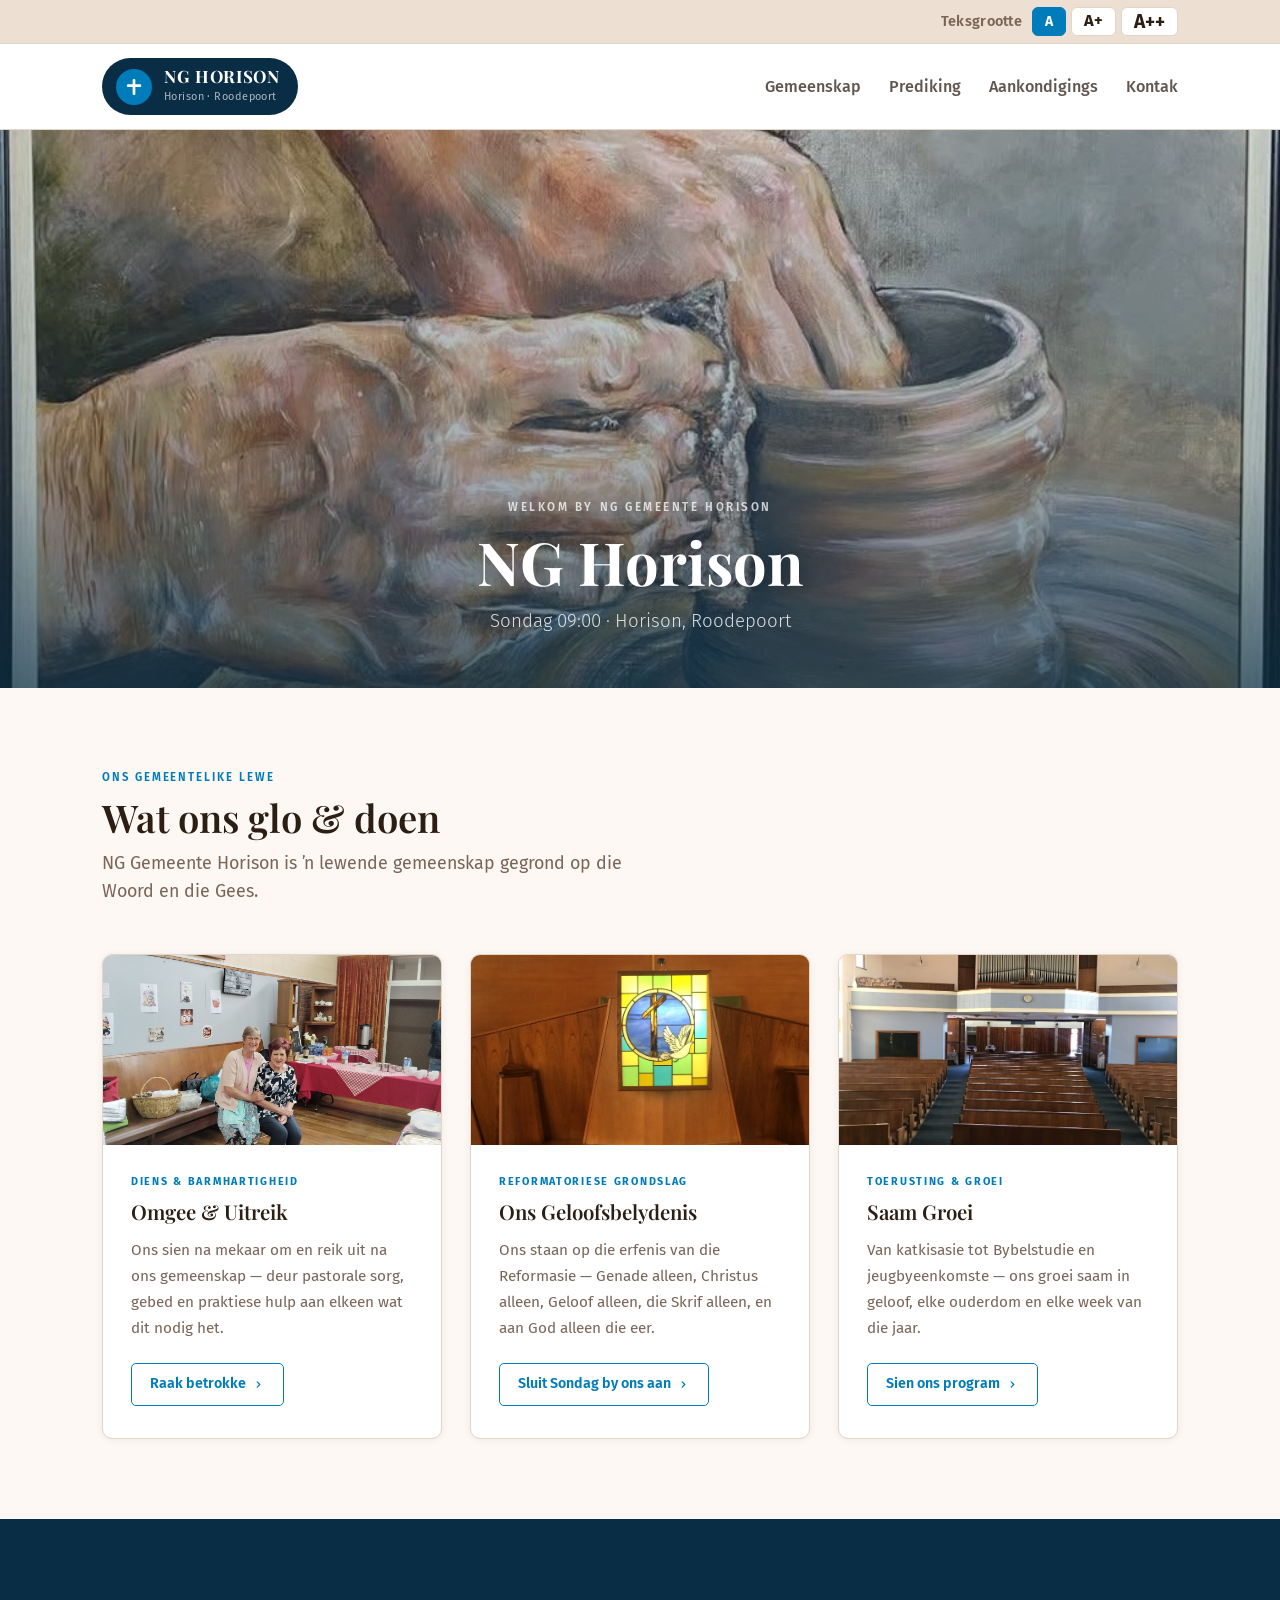
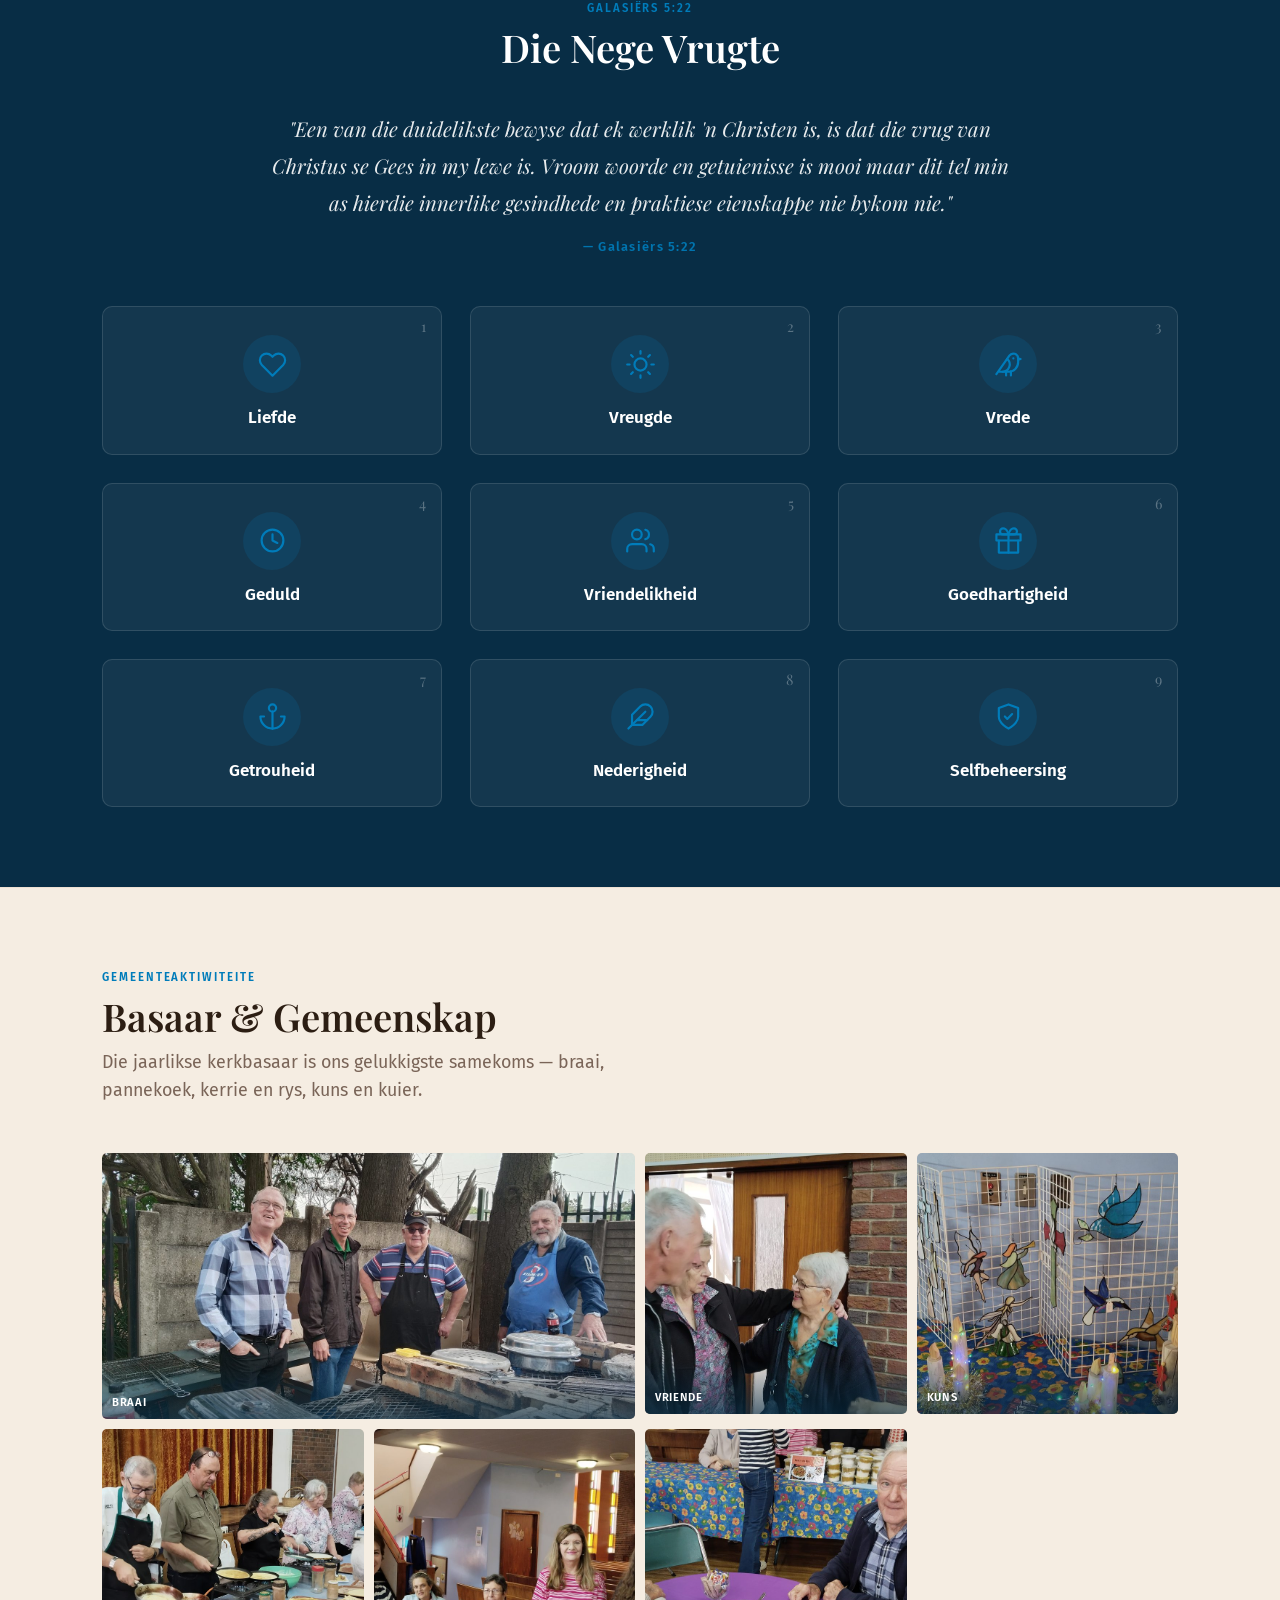
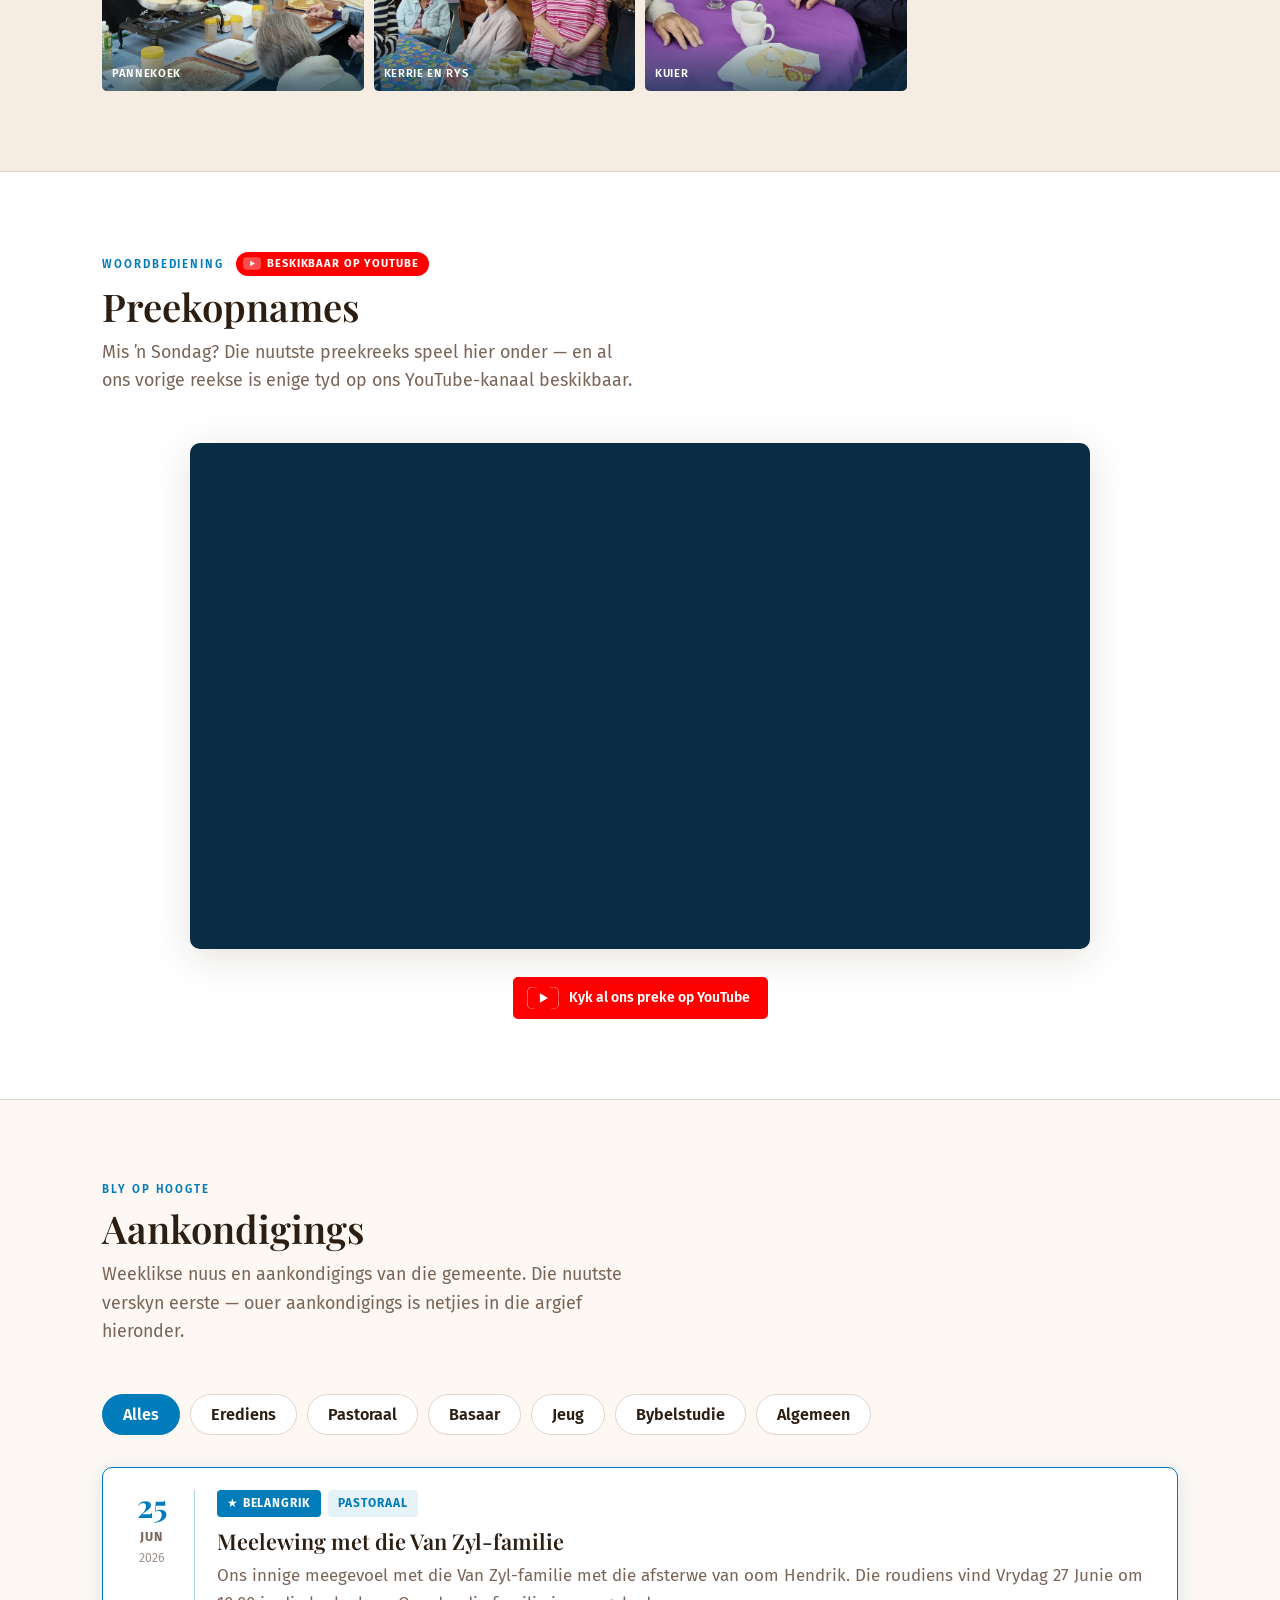
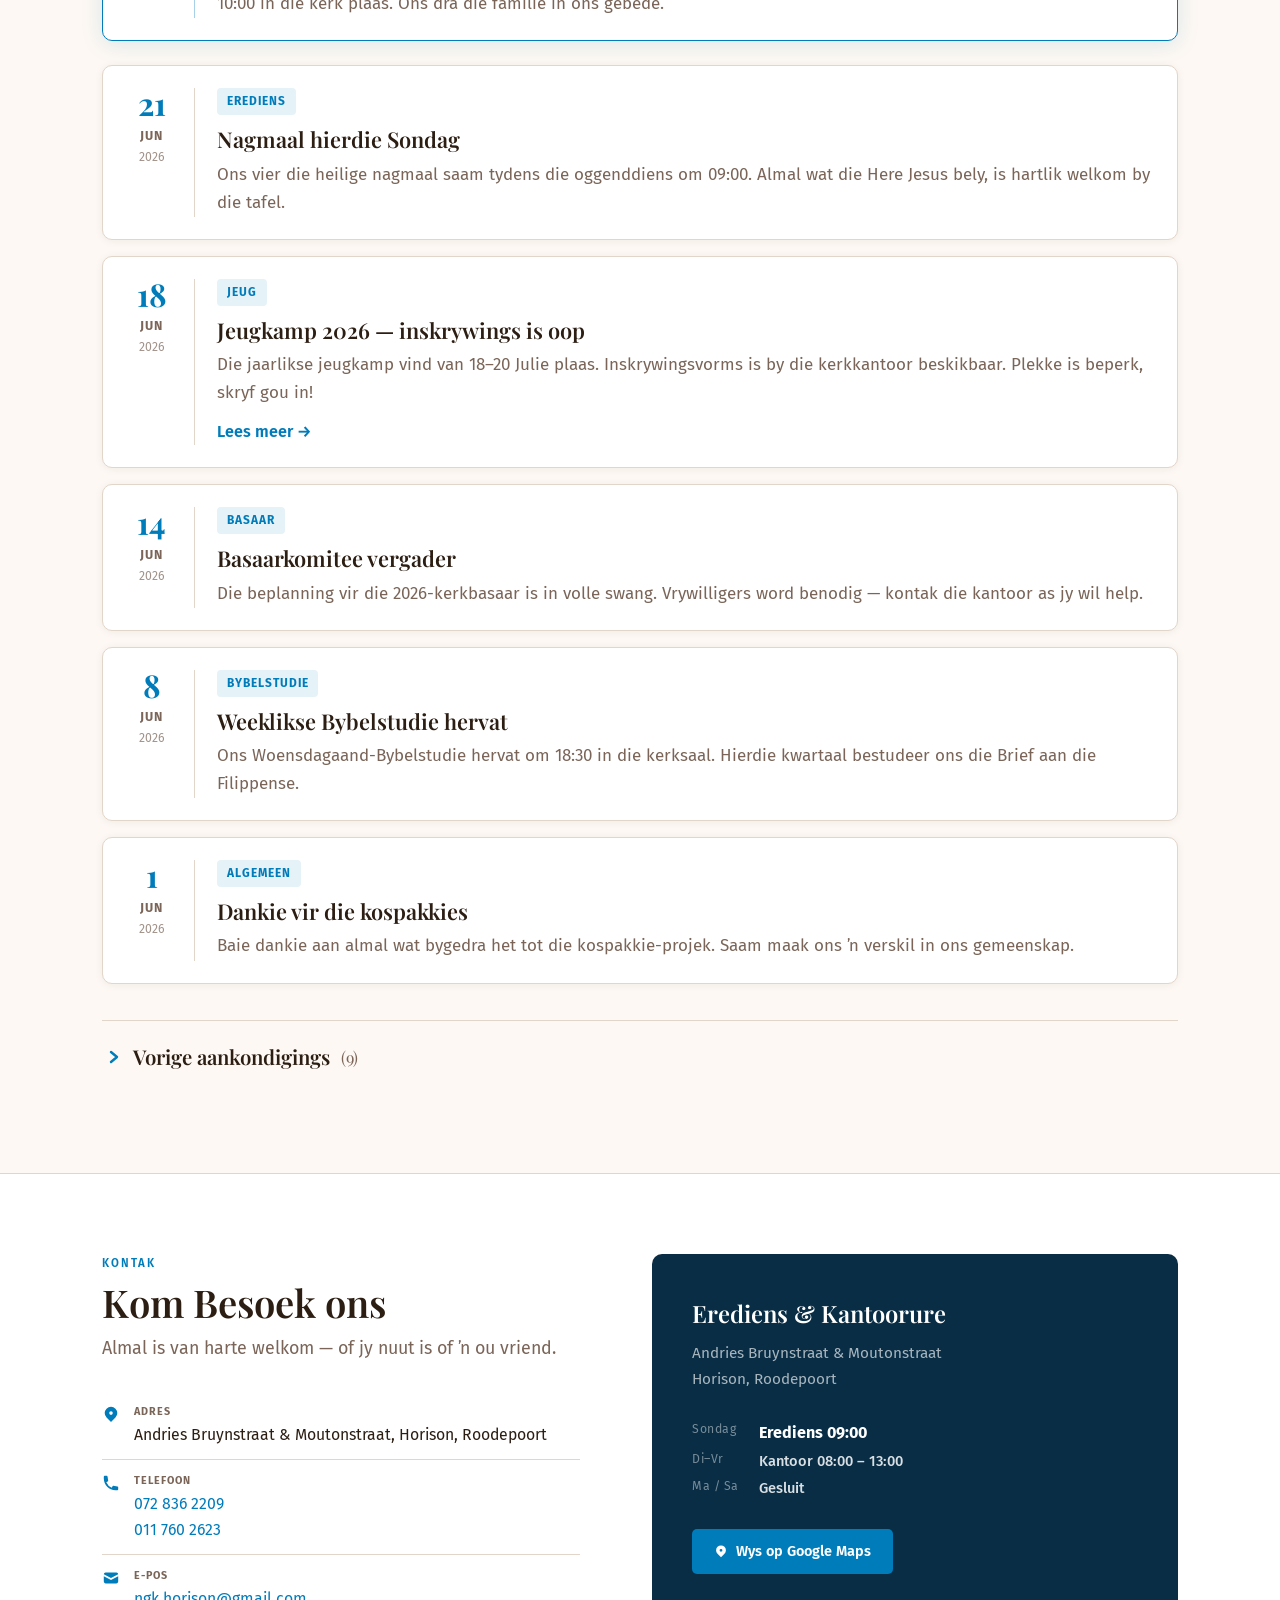
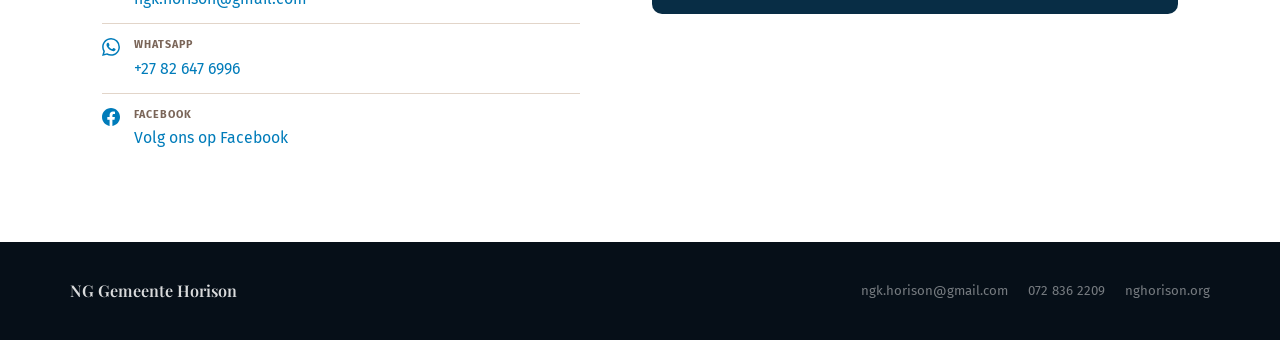
<file: index.html>
<!doctype html>
<html lang="af">
<head>
  <meta charset="UTF-8">
  <meta name="viewport" content="width=device-width, initial-scale=1.0">
  <title>NG Gemeente Horison</title>
  <link rel="icon" href="assets/images/favicon.ico" sizes="any">
  <link rel="preconnect" href="https://fonts.googleapis.com">
  <link rel="preconnect" href="https://fonts.gstatic.com" crossorigin>
  <link href="https://fonts.googleapis.com/css2?family=Playfair+Display:ital,wght@0,400;0,600;0,700;1,400&family=Fira+Sans:ital,wght@0,300;0,400;0,500;0,600;1,400&display=swap" rel="stylesheet">
  <style>
    *, *::before, *::after { box-sizing: border-box; margin: 0; padding: 0; }

    :root {
      --bg:          #FDF8F3;
      --surface:     #FFFFFF;
      --fg:          #2C1E13;
      --muted:       #7A6558;
      --border:      #E2D5C9;
      --accent:      #007CBA;
      --accent-dark: #006BA1;
      --navy:        #082D45;
      --navy-mid:    #0A3A58;
      --warm:        #F5EDE2;
      --warm-deep:   #EDE0D3;
      --shadow-sm:   0 1px 8px rgba(44,30,19,0.06);
      --shadow:      0 2px 20px rgba(44,30,19,0.09);
      --shadow-lg:   0 8px 40px rgba(44,30,19,0.13);
      --r:           5px;
      --r-lg:        10px;
      --font-d:      'Playfair Display', Georgia, serif;
      --font-b:      'Fira Sans', -apple-system, system-ui, sans-serif;
    }

    body {
      background: var(--bg);
      color: var(--fg);
      font-family: var(--font-b);
      font-size: 1rem;
      line-height: 1.6;
    }

    a { color: inherit; text-decoration: none; }

    /* ═══════════════════════════════
       ACCESSIBILITY / READABILITY
    ═══════════════════════════════ */
    html {
      font-size: 106.25%;          /* ≈17px base — easier to read */
      scroll-behavior: smooth;
      scroll-padding-top: 92px;    /* keep anchored sections clear of sticky header */
    }
    html[data-text="lg"] { font-size: 118.75%; }   /* ≈19px */
    html[data-text="xl"] { font-size: 131.25%; }   /* ≈21px */

    a:focus-visible,
    button:focus-visible,
    summary:focus-visible,
    [tabindex]:focus-visible {
      outline: 3px solid var(--accent);
      outline-offset: 2px;
      border-radius: 3px;
    }

    .skip-link {
      position: absolute;
      left: 12px;
      top: -64px;
      background: var(--accent);
      color: #fff;
      padding: 11px 20px;
      border-radius: 0 0 8px 8px;
      font-weight: 600;
      z-index: 300;
      transition: top 0.15s ease;
    }
    .skip-link:focus { top: 0; }

    @media (prefers-reduced-motion: reduce) {
      html { scroll-behavior: auto; }
      *, *::before, *::after {
        animation-duration: 0.001ms !important;
        transition-duration: 0.001ms !important;
      }
    }

    .container {
      max-width: 1140px;
      margin: 0 auto;
      padding: 0 32px;
    }

    /* ═══════════════════════════════
       HEADER
    ═══════════════════════════════ */
    .site-header {
      background: var(--surface);
      border-bottom: 1px solid var(--border);
      position: sticky;
      top: 0;
      z-index: 100;
    }
    .header-inner {
      display: flex;
      align-items: center;
      gap: 32px;
      padding: 14px 32px;
      max-width: 1140px;
      margin: 0 auto;
    }

    .logo-badge {
      display: flex;
      align-items: center;
      gap: 12px;
      background: var(--navy);
      color: white;
      padding: 10px 18px 10px 14px;
      border-radius: 50px;
      flex-shrink: 0;
      text-decoration: none;
    }
    .logo-icon {
      width: 36px;
      height: 36px;
      background: var(--accent);
      border-radius: 50%;
      display: flex;
      align-items: center;
      justify-content: center;
      flex-shrink: 0;
    }
    .logo-text-main {
      font-family: var(--font-d);
      font-size: 1rem;
      font-weight: 700;
      line-height: 1;
      letter-spacing: 0.04em;
    }
    .logo-text-sub {
      font-size: 0.64rem;
      opacity: 0.65;
      letter-spacing: 0.04em;
      margin-top: 3px;
    }

    .header-nav {
      display: flex;
      align-items: center;
      justify-content: flex-end;
      gap: 28px;
      flex: 1;
    }
    .header-nav a {
      font-size: 0.95rem;
      font-weight: 500;
      color: var(--fg);
      opacity: 0.75;
      transition: opacity 0.12s;
      white-space: nowrap;
    }
    .header-nav a:hover { opacity: 1; }

    /* Utility bar — text-size control */
    .util-bar {
      background: var(--warm-deep);
      border-bottom: 1px solid var(--border);
    }
    .util-inner {
      max-width: 1140px;
      margin: 0 auto;
      padding: 7px 32px;
      display: flex;
      align-items: center;
      justify-content: flex-end;
      gap: 10px;
      color: var(--muted);
      font-size: 0.85rem;
    }
    .util-label { font-weight: 600; letter-spacing: 0.02em; }
    .text-size-btns { display: inline-flex; gap: 5px; }
    .ts-btn {
      font-family: var(--font-b);
      background: var(--surface);
      border: 1px solid var(--border);
      color: var(--fg);
      border-radius: 6px;
      cursor: pointer;
      padding: 4px 12px;
      line-height: 1;
      font-weight: 700;
    }
    .ts-btn:hover { border-color: var(--accent); color: var(--accent); }
    .ts-btn[aria-pressed="true"] { background: var(--accent); color: #fff; border-color: var(--accent); }
    .ts-btn.ts-1 { font-size: 0.82rem; }
    .ts-btn.ts-2 { font-size: 0.96rem; }
    .ts-btn.ts-3 { font-size: 1.12rem; }

    /* Mobile nav toggle (hidden on desktop) */
    .nav-toggle {
      display: none;
      margin-left: auto;
      background: var(--navy);
      color: #fff;
      border: none;
      border-radius: 9px;
      width: 48px;
      height: 48px;
      cursor: pointer;
      align-items: center;
      justify-content: center;
      flex-shrink: 0;
    }
    .nav-toggle svg { display: block; }

    /* ═══════════════════════════════
       HERO
    ═══════════════════════════════ */
    .hero {
      position: relative;
      width: 100%;
      height: 62vh;
      min-height: 360px;
      background: #1A3045;
      overflow: hidden;
    }
    .hero img {
      position: absolute;
      inset: 0;
      width: 100%;
      height: 100%;
      object-fit: cover;
      object-position: center 30%;
      display: block;
    }
    .hero-overlay {
      position: absolute;
      inset: 0;
      background: linear-gradient(
        to bottom,
        rgba(8,45,69,0.18) 0%,
        rgba(8,45,69,0.35) 60%,
        rgba(8,45,69,0.72) 100%
      );
    }
    .hero-text {
      position: absolute;
      bottom: 52px;
      left: 0;
      right: 0;
      text-align: center;
      color: white;
    }
    .hero-eyebrow {
      font-size: 0.68rem;
      font-weight: 600;
      letter-spacing: 0.22em;
      text-transform: uppercase;
      opacity: 0.75;
      margin-bottom: 12px;
    }
    .hero-heading {
      font-family: var(--font-d);
      font-size: clamp(2rem, 5vw, 3.5rem);
      font-weight: 700;
      line-height: 1.15;
      text-shadow: 0 2px 20px rgba(0,0,0,0.3);
    }
    .hero-tagline {
      font-size: clamp(0.9rem, 1.6vw, 1.1rem);
      opacity: 0.82;
      margin-top: 10px;
      font-weight: 300;
    }

    /* ═══════════════════════════════
       SERVICE PANEL (dark, lifted)
    ═══════════════════════════════ */
    .service-panel {
      background: var(--navy);
      color: white;
      padding: 56px 0;
    }
    .service-grid {
      display: grid;
      grid-template-columns: 1fr 1px 1fr;
      gap: 0 56px;
      align-items: start;
    }
    .service-divider {
      background: rgba(255,255,255,0.1);
      align-self: stretch;
    }
    .service-col-label {
      font-size: 0.66rem;
      font-weight: 600;
      letter-spacing: 0.18em;
      text-transform: uppercase;
      color: var(--accent);
      margin-bottom: 14px;
    }
    .service-col-title {
      font-family: var(--font-d);
      font-size: clamp(1.5rem, 2.5vw, 2rem);
      font-weight: 600;
      color: white;
      line-height: 1.2;
      margin-bottom: 28px;
    }
    .service-table { width: 100%; border-collapse: collapse; }
    .service-table td {
      padding: 10px 0;
      font-size: 0.92rem;
      border-bottom: 1px solid rgba(255,255,255,0.08);
      color: rgba(255,255,255,0.82);
    }
    .service-table tr:last-child td { border-bottom: none; }
    .service-table td:last-child { text-align: right; }
    .service-table tr.highlight-row td {
      color: white;
      font-weight: 600;
      font-size: 1.05rem;
    }
    .service-table tr.day-label td {
      font-size: 0.63rem;
      font-weight: 600;
      letter-spacing: 0.1em;
      text-transform: uppercase;
      color: rgba(255,255,255,0.4);
      padding-top: 20px;
      border-bottom: none;
    }
    .service-btn {
      display: inline-flex;
      align-items: center;
      gap: 8px;
      margin-top: 24px;
      border: 1.5px solid rgba(255,255,255,0.3);
      color: white;
      font-size: 0.82rem;
      font-weight: 600;
      padding: 10px 20px;
      border-radius: 4px;
      transition: all 0.12s;
      text-decoration: none;
    }
    .service-btn:hover { background: rgba(255,255,255,0.1); border-color: rgba(255,255,255,0.6); }

    /* ═══════════════════════════════
       MINISTRY CARDS (3-col)
    ═══════════════════════════════ */
    .ministry-section {
      padding: 80px 0;
      background: var(--bg);
    }
    .section-header {
      margin-bottom: 48px;
    }
    .section-eyebrow {
      font-size: 0.67rem;
      font-weight: 600;
      letter-spacing: 0.17em;
      text-transform: uppercase;
      color: var(--accent);
      margin-bottom: 8px;
    }
    .section-heading {
      font-family: var(--font-d);
      font-size: clamp(1.5rem, 3vw, 2.25rem);
      font-weight: 600;
      color: var(--fg);
      line-height: 1.2;
    }
    .section-intro {
      color: var(--muted);
      font-size: 1.05rem;
      max-width: 54ch;
      margin-top: 8px;
    }
    .ministry-grid {
      display: grid;
      grid-template-columns: repeat(3, 1fr);
      gap: 28px;
    }
    .ministry-card {
      background: var(--surface);
      border: 1px solid var(--border);
      border-radius: var(--r-lg);
      overflow: hidden;
      box-shadow: var(--shadow-sm);
      display: flex;
      flex-direction: column;
      transition: box-shadow 0.14s, transform 0.14s;
    }
    .ministry-card:hover { box-shadow: var(--shadow-lg); transform: translateY(-3px); }
    .ministry-img {
      position: relative;
      aspect-ratio: 16/9;
      background: var(--warm-deep);
      overflow: hidden;
      display: flex;
      align-items: center;
      justify-content: center;
    }
    .ministry-img img {
      position: absolute;
      inset: 0;
      width: 100%;
      height: 100%;
      object-fit: cover;
      transition: transform 0.4s ease;
    }
    .ministry-card:hover .ministry-img img { transform: scale(1.05); }
    .ministry-img-placeholder {
      display: flex;
      flex-direction: column;
      align-items: center;
      justify-content: center;
      gap: 10px;
      width: 100%;
      height: 100%;
      color: var(--muted);
      font-size: 0.8rem;
      opacity: 0.6;
    }
    .ministry-body {
      padding: 28px 28px 32px;
      flex: 1;
      display: flex;
      flex-direction: column;
    }
    .ministry-label {
      font-size: 0.63rem;
      font-weight: 700;
      letter-spacing: 0.16em;
      text-transform: uppercase;
      color: var(--accent);
      margin-bottom: 9px;
    }
    .ministry-title {
      font-family: var(--font-d);
      font-size: 1.2rem;
      font-weight: 600;
      color: var(--fg);
      line-height: 1.3;
      margin-bottom: 12px;
    }
    .ministry-text {
      color: var(--muted);
      font-size: 0.9rem;
      line-height: 1.7;
      flex: 1;
      margin-bottom: 22px;
    }
    .ministry-link {
      display: inline-flex;
      align-items: center;
      gap: 6px;
      color: var(--accent);
      font-size: 0.84rem;
      font-weight: 600;
      border: 1.5px solid var(--accent);
      padding: 9px 18px;
      border-radius: var(--r);
      align-self: flex-start;
      transition: all 0.12s;
    }
    .ministry-link:hover { background: var(--accent); color: white; }

    /* ═══════════════════════════════
       BASAAR GALLERY
    ═══════════════════════════════ */
    .gallery-section {
      background: var(--warm);
      padding: 80px 0;
      border-top: 1px solid var(--warm-deep);
    }
    .gallery-grid {
      display: grid;
      grid-template-columns: repeat(4, 1fr);
      grid-template-rows: auto auto;
      gap: 10px;
    }
    .gallery-cell {
      position: relative;
      aspect-ratio: 1;
      border-radius: var(--r);
      overflow: hidden;
      background: var(--warm-deep);
    }
    .gallery-cell.wide {
      grid-column: span 2;
      aspect-ratio: 2/1;
    }
    .gallery-cell img {
      position: absolute;
      inset: 0;
      width: 100%;
      height: 100%;
      object-fit: cover;
      transition: transform 0.3s ease;
    }
    .gallery-cell:hover img { transform: scale(1.04); }
    .gallery-cell-placeholder {
      position: absolute;
      inset: 0;
      display: flex;
      align-items: center;
      justify-content: center;
      font-size: 0.72rem;
      color: var(--muted);
      font-style: italic;
    }
    .gallery-caption {
      position: absolute;
      bottom: 0; left: 0; right: 0;
      background: linear-gradient(transparent, rgba(8,45,69,0.65));
      color: white;
      font-size: 0.66rem;
      font-weight: 600;
      letter-spacing: 0.06em;
      text-transform: uppercase;
      padding: 28px 10px 8px;
      z-index: 2;
    }

    /* ═══════════════════════════════
       CONTACT SECTION
    ═══════════════════════════════ */
    .contact-section {
      background: var(--surface);
      padding: 80px 0;
      border-top: 1px solid var(--border);
    }
    .contact-grid {
      display: grid;
      grid-template-columns: 1fr 1.1fr;
      gap: 72px;
      align-items: start;
    }
    .contact-detail-list { list-style: none; margin-top: 28px; }
    .contact-detail-list li {
      display: flex;
      gap: 14px;
      align-items: flex-start;
      padding: 12px 0;
      border-bottom: 1px solid var(--border);
      font-size: 0.93rem;
    }
    .contact-detail-list li:last-child { border-bottom: none; }
    .cd-icon { color: var(--accent); flex-shrink: 0; margin-top: 2px; }
    .cd-label {
      font-size: 0.63rem;
      font-weight: 700;
      letter-spacing: 0.1em;
      text-transform: uppercase;
      color: var(--muted);
      display: block;
      margin-bottom: 2px;
    }
    .contact-detail-list a { color: var(--accent); }
    .contact-detail-list a:hover { text-decoration: underline; }

    .map-card {
      background: var(--navy);
      border-radius: var(--r-lg);
      padding: 40px;
      color: white;
    }
    .map-card-heading {
      font-family: var(--font-d);
      font-size: 1.4rem;
      font-weight: 600;
      margin-bottom: 8px;
    }
    .map-card-address {
      color: rgba(255,255,255,0.65);
      font-size: 0.9rem;
      line-height: 1.7;
      margin-bottom: 28px;
    }
    .map-hours-grid {
      display: grid;
      grid-template-columns: auto 1fr;
      gap: 4px 20px;
      font-size: 0.86rem;
      color: rgba(255,255,255,0.75);
      margin-bottom: 28px;
    }
    .map-hours-grid .day { color: rgba(255,255,255,0.45); font-size: 0.72rem; letter-spacing: 0.04em; }
    .map-hours-grid .time { color: rgba(255,255,255,0.85); font-weight: 500; }
    .map-hours-grid .featured { color: white; font-weight: 700; font-size: 0.95rem; }
    .map-btn {
      display: inline-flex;
      align-items: center;
      gap: 8px;
      background: var(--accent);
      color: white;
      font-size: 0.85rem;
      font-weight: 600;
      padding: 11px 22px;
      border-radius: var(--r);
      transition: background 0.12s;
    }
    .map-btn:hover { background: #0090d8; }

    /* ═══════════════════════════════
       FRUIT OF THE SPIRIT (full section)
    ═══════════════════════════════ */
    .fruit-section {
      background: var(--navy);
      color: white;
      padding: 80px 0;
    }
    .fruit-quote-block {
      font-family: var(--font-d);
      font-style: italic;
      font-size: clamp(1rem, 1.8vw, 1.2rem);
      line-height: 1.8;
      text-align: center;
      max-width: 62ch;
      margin: 0 auto 48px;
      opacity: 0.9;
    }
    .fruit-quote-block cite {
      font-style: normal;
      font-family: var(--font-b);
      font-size: 0.75rem;
      font-weight: 600;
      letter-spacing: 0.1em;
      color: var(--accent);
      display: block;
      margin-top: 14px;
      text-align: center;
    }
    .fruit-grid-full {
      display: grid;
      grid-template-columns: repeat(3, 1fr);
      gap: 28px;
    }
    .fruit-tile {
      position: relative;
      background: rgba(255,255,255,0.05);
      border: 1px solid rgba(255,255,255,0.12);
      border-radius: var(--r-lg);
      padding: 28px 18px 24px;
      text-align: center;
      display: flex;
      flex-direction: column;
      align-items: center;
      gap: 14px;
      transition: transform 0.16s ease, background 0.16s ease, border-color 0.16s ease;
    }
    .fruit-tile:hover {
      background: rgba(0,124,186,0.14);
      border-color: var(--accent);
      transform: translateY(-4px);
    }
    .fruit-tile-num {
      position: absolute;
      top: 12px;
      right: 15px;
      font-family: var(--font-d);
      font-size: 0.85rem;
      color: rgba(255,255,255,0.3);
      line-height: 1;
    }
    .fruit-tile-icon {
      width: 58px;
      height: 58px;
      border-radius: 50%;
      display: inline-flex;
      align-items: center;
      justify-content: center;
      background: rgba(0,124,186,0.16);
      color: var(--accent);
      transition: background 0.16s ease, color 0.16s ease, transform 0.16s ease;
    }
    .fruit-tile:hover .fruit-tile-icon {
      background: var(--accent);
      color: #fff;
      transform: scale(1.06);
    }
    .fruit-tile-icon svg { width: 29px; height: 29px; display: block; }
    .fruit-tile-name {
      font-size: 1rem;
      font-weight: 600;
      line-height: 1.3;
      color: #fff;
    }

    /* ═══════════════════════════════
       FOOTER
    ═══════════════════════════════ */
    footer {
      background: #060F18;
      color: rgba(255,255,255,0.45);
      padding: 36px 32px;
    }
    .footer-inner {
      max-width: 1140px;
      margin: 0 auto;
      display: flex;
      align-items: center;
      justify-content: space-between;
      gap: 24px;
      flex-wrap: wrap;
    }
    .footer-brand {
      font-family: var(--font-d);
      color: rgba(255,255,255,0.85);
      font-size: 0.95rem;
      font-weight: 600;
    }
    .footer-links {
      display: flex;
      gap: 20px;
      font-size: 0.78rem;
    }
    .footer-links a { color: rgba(255,255,255,0.45); transition: color 0.12s; }
    .footer-links a:hover { color: rgba(255,255,255,0.85); }

    /* ═══════════════════════════════
       YOUTUBE SECTION
    ═══════════════════════════════ */
    .yt-section {
      background: var(--surface);
      padding: 80px 0;
      border-top: 1px solid var(--border);
    }
    .yt-embed {
      position: relative;
      aspect-ratio: 16 / 9;
      max-width: 900px;
      margin: 0 auto 28px;
      border-radius: var(--r-lg);
      overflow: hidden;
      box-shadow: var(--shadow-lg);
      background: var(--navy);
    }
    .yt-embed iframe {
      position: absolute;
      inset: 0;
      width: 100%;
      height: 100%;
      border: 0;
    }
    .yt-actions { text-align: center; }
    .yt-full-grid {
      display: grid;
      grid-template-columns: repeat(3, 1fr);
      gap: 28px;
    }
    .yt-card-full {
      display: flex;
      flex-direction: column;
      background: var(--bg);
      border: 1px solid var(--border);
      border-radius: var(--r-lg);
      overflow: hidden;
      box-shadow: var(--shadow-sm);
      text-decoration: none;
      color: inherit;
      transition: transform 0.14s ease, box-shadow 0.14s ease;
    }
    .yt-card-full:hover { transform: translateY(-3px); box-shadow: var(--shadow-lg); }
    .yt-card-thumb {
      position: relative;
      aspect-ratio: 16/9;
      background: var(--navy);
      overflow: hidden;
      display: flex;
      align-items: center;
      justify-content: center;
    }
    .yt-card-thumb img {
      position: absolute;
      inset: 0;
      width: 100%;
      height: 100%;
      object-fit: cover;
    }
    .yt-card-overlay {
      position: absolute;
      inset: 0;
      background: linear-gradient(to bottom, transparent 40%, rgba(8,45,69,0.55) 100%);
    }
    .yt-card-year-badge {
      position: absolute;
      top: 12px;
      left: 12px;
      background: var(--accent);
      color: white;
      font-size: 0.66rem;
      font-weight: 700;
      letter-spacing: 0.1em;
      text-transform: uppercase;
      padding: 3px 9px;
      border-radius: 20px;
      z-index: 3;
    }
    .yt-card-body {
      padding: 22px 24px 26px;
      flex: 1;
      display: flex;
      flex-direction: column;
    }
    .yt-card-label {
      font-size: 0.63rem;
      font-weight: 700;
      letter-spacing: 0.15em;
      text-transform: uppercase;
      color: var(--accent);
      margin-bottom: 6px;
    }
    .yt-card-title {
      font-family: var(--font-d);
      font-size: 1.1rem;
      font-weight: 600;
      color: var(--fg);
      line-height: 1.3;
      margin-bottom: 10px;
    }
    .yt-card-desc {
      font-size: 0.88rem;
      color: var(--muted);
      line-height: 1.65;
      flex: 1;
      margin-bottom: 20px;
    }
    .yt-watch-link {
      display: inline-flex;
      align-items: center;
      gap: 10px;
      color: white;
      background: #FF0000;
      font-size: 0.82rem;
      font-weight: 600;
      padding: 10px 18px 10px 14px;
      border-radius: var(--r);
      align-self: flex-start;
      transition: background 0.12s;
    }
    .yt-watch-link:hover { background: #cc0000; }
    .yt-logo-icon { flex-shrink: 0; }

    /* ═══════════════════════════════
       AANKONDIGINGS (announcements)
    ═══════════════════════════════ */
    .ann-section {
      background: var(--bg);
      padding: 80px 0;
      border-top: 1px solid var(--border);
    }
    .ann-toolbar {
      display: flex;
      flex-wrap: wrap;
      gap: 10px;
      margin-bottom: 32px;
    }
    .ann-chip {
      font-family: var(--font-b);
      font-size: 0.95rem;
      font-weight: 600;
      color: var(--fg);
      background: var(--surface);
      border: 1.5px solid var(--border);
      border-radius: 50px;
      padding: 10px 20px;
      cursor: pointer;
      transition: all 0.12s;
      white-space: nowrap;
    }
    .ann-chip:hover { border-color: var(--accent); color: var(--accent); }
    .ann-chip[aria-pressed="true"] {
      background: var(--accent);
      border-color: var(--accent);
      color: #fff;
    }

    .ann-pinned-wrap { display: flex; flex-direction: column; gap: 16px; }
    .ann-pinned-wrap:not(:empty) { margin-bottom: 24px; }
    .ann-list { display: flex; flex-direction: column; gap: 16px; }

    .ann-card {
      display: flex;
      gap: 22px;
      background: var(--surface);
      border: 1px solid var(--border);
      border-radius: var(--r-lg);
      box-shadow: var(--shadow-sm);
      padding: 22px 26px;
      transition: box-shadow 0.14s ease, transform 0.14s ease;
    }
    .ann-card:hover { box-shadow: var(--shadow); transform: translateY(-2px); }

    .ann-date {
      flex-shrink: 0;
      width: 66px;
      text-align: center;
      border-right: 1px solid var(--border);
      padding-right: 20px;
    }
    .ann-date .d { font-family: var(--font-d); font-size: 1.85rem; font-weight: 700; color: var(--accent); line-height: 1; }
    .ann-date .m { font-size: 0.74rem; font-weight: 700; letter-spacing: 0.1em; text-transform: uppercase; color: var(--muted); margin-top: 6px; }
    .ann-date .y { font-size: 0.72rem; color: var(--muted); opacity: 0.7; margin-top: 2px; }

    .ann-body { flex: 1; min-width: 0; }
    .ann-tag, .ann-badge {
      display: inline-block;
      font-size: 0.7rem;
      font-weight: 700;
      letter-spacing: 0.08em;
      text-transform: uppercase;
      border-radius: 4px;
      padding: 4px 10px;
      margin-bottom: 10px;
      vertical-align: middle;
    }
    .ann-tag { color: var(--accent); background: rgba(0,124,186,0.1); }
    .ann-badge { color: #fff; background: var(--accent); margin-right: 7px; }
    .ann-title { font-family: var(--font-d); font-size: 1.28rem; font-weight: 600; color: var(--fg); line-height: 1.3; margin-bottom: 7px; }
    .ann-text { color: var(--muted); font-size: 1rem; line-height: 1.65; }
    .ann-more {
      display: inline-flex; align-items: center; gap: 6px;
      color: var(--accent); font-weight: 600; font-size: 0.95rem; margin-top: 12px;
    }
    .ann-more:hover { text-decoration: underline; }

    .ann-card.pinned {
      border: 1.5px solid var(--accent);
      box-shadow: 0 3px 22px rgba(0,124,186,0.14);
    }
    .ann-card.pinned .ann-date { border-right-color: rgba(0,124,186,0.35); }

    .ann-empty { color: var(--muted); font-style: italic; padding: 22px 4px; }

    /* archive (collapsible) */
    .ann-archive { margin-top: 36px; border-top: 1px solid var(--border); }
    .ann-archive > summary {
      list-style: none;
      cursor: pointer;
      display: flex;
      align-items: center;
      gap: 11px;
      padding: 20px 4px;
      font-family: var(--font-d);
      font-size: 1.2rem;
      font-weight: 600;
      color: var(--fg);
    }
    .ann-archive > summary::-webkit-details-marker { display: none; }
    .ann-archive > summary .chev { transition: transform 0.2s ease; color: var(--accent); flex-shrink: 0; }
    .ann-archive[open] > summary .chev { transform: rotate(90deg); }
    .ann-archive .arch-count { color: var(--muted); font-weight: 400; font-size: 0.98rem; }
    .arch-month { margin: 10px 0 6px; }
    .arch-month-label {
      font-size: 0.74rem; font-weight: 700; letter-spacing: 0.12em; text-transform: uppercase;
      color: var(--muted); padding: 10px 0 8px; border-bottom: 1px solid var(--border);
    }
    .arch-row {
      display: flex; align-items: baseline; gap: 16px;
      padding: 14px 6px; border-bottom: 1px solid var(--border);
      text-decoration: none; color: inherit;
    }
    .arch-row:hover { background: var(--surface); }
    .arch-row .arch-date { flex-shrink: 0; width: 116px; font-size: 0.9rem; font-weight: 600; color: var(--accent); }
    .arch-row .arch-tag { flex-shrink: 0; width: 96px; font-size: 0.68rem; font-weight: 700; letter-spacing: 0.06em; text-transform: uppercase; color: var(--muted); }
    .arch-row .arch-title { font-size: 1rem; color: var(--fg); }

    /* ═══════════════════════════════
       RESPONSIVE
    ═══════════════════════════════ */
    @media (max-width: 960px) {
      .ministry-grid { grid-template-columns: 1fr; max-width: 520px; }
      .service-grid { grid-template-columns: 1fr; gap: 40px; }
      .service-divider { display: none; }
      .gallery-grid { grid-template-columns: repeat(2, 1fr); }
      .gallery-cell.wide { grid-column: span 2; aspect-ratio: 2/1; }
      .contact-grid { grid-template-columns: 1fr; gap: 40px; }
      .fruit-grid-full { grid-template-columns: repeat(3, 1fr); }
      .yt-full-grid { grid-template-columns: 1fr; max-width: 520px; }
    }
    @media (max-width: 640px) {
      .header-inner { padding: 12px 16px; gap: 12px; }
      .util-inner { justify-content: center; padding: 7px 16px; }
      .nav-toggle { display: inline-flex; }
      .header-nav {
        display: none;
        flex: none;
        position: absolute;
        top: 100%;
        left: 0;
        right: 0;
        flex-direction: column;
        gap: 0;
        background: var(--surface);
        border-bottom: 1px solid var(--border);
        box-shadow: var(--shadow);
        padding: 6px 0;
      }
      .header-nav.open { display: flex; }
      .header-nav a {
        padding: 15px 22px;
        font-size: 1.1rem;
        opacity: 0.95;
        border-bottom: 1px solid var(--border);
      }
      .header-nav a:last-child { border-bottom: none; }
      .hero { height: 52vh; }
      .ann-card { gap: 16px; padding: 18px 18px; }
      .ann-date { width: 54px; padding-right: 14px; }
      .ann-date .d { font-size: 1.5rem; }
      .arch-row { flex-wrap: wrap; gap: 4px 12px; }
      .arch-row .arch-tag { display: none; }
      .arch-row .arch-date { width: auto; }
      .ministry-grid { max-width: none; }
      .gallery-grid { grid-template-columns: repeat(2, 1fr); }
      .gallery-cell.wide { grid-column: span 1; aspect-ratio: 1; }
      .fruit-grid-full { grid-template-columns: repeat(3, 1fr); gap: 10px; }
      .fruit-tile { padding: 18px 8px 16px; gap: 10px; }
      .fruit-tile-icon { width: 46px; height: 46px; }
      .fruit-tile-icon svg { width: 24px; height: 24px; }
      .fruit-tile-name { font-size: 0.9rem; }
      .container { padding: 0 18px; }
      .service-panel { padding: 40px 0; }
      .map-card { padding: 28px; }
      .yt-full-grid { grid-template-columns: 1fr; }
    }
  </style>
</head>
<body>

<a class="skip-link" href="#aankondigings">Gaan na aankondigings</a>

<!-- ══════════ UTILITY BAR ══════════ -->
<div class="util-bar">
  <div class="util-inner">
    <span class="util-label">Teksgrootte</span>
    <div class="text-size-btns" role="group" aria-label="Verstel teksgrootte">
      <button type="button" class="ts-btn ts-1" data-size="" aria-pressed="true" title="Normale teks">A</button>
      <button type="button" class="ts-btn ts-2" data-size="lg" aria-pressed="false" title="Groter teks">A+</button>
      <button type="button" class="ts-btn ts-3" data-size="xl" aria-pressed="false" title="Grootste teks">A++</button>
    </div>
  </div>
</div>

<!-- ══════════ HEADER ══════════ -->
<header class="site-header">
  <div class="header-inner">

    <a href="#" class="logo-badge">
      <div class="logo-icon">
        <svg width="18" height="18" viewBox="0 0 20 20" fill="none" xmlns="http://www.w3.org/2000/svg">
          <rect x="8.5" y="1" width="3" height="18" rx="1.2" fill="white"/>
          <rect x="2" y="7" width="16" height="3" rx="1.2" fill="white"/>
        </svg>
      </div>
      <div>
        <div class="logo-text-main">NG HORISON</div>
        <div class="logo-text-sub">Horison · Roodepoort</div>
      </div>
    </a>

    <nav class="header-nav" id="hoofnav">
      <a href="#gemeenskap">Gemeenskap</a>
      <a href="#youtube">Prediking</a>
      <a href="#aankondigings">Aankondigings</a>
      <a href="#kontak">Kontak</a>
    </nav>

    <button type="button" class="nav-toggle" aria-label="Maak kieslys oop" aria-controls="hoofnav" aria-expanded="false">
      <svg width="24" height="24" viewBox="0 0 24 24" fill="none" stroke="currentColor" stroke-width="2.2" stroke-linecap="round"><line x1="4" y1="7" x2="20" y2="7"/><line x1="4" y1="12" x2="20" y2="12"/><line x1="4" y1="17" x2="20" y2="17"/></svg>
    </button>

  </div>
</header>

<!-- ══════════ HERO ══════════ -->
<div class="hero">
  <img src="mqtqlgf3-MainImage.jpeg" alt="NG Gemeente Horison kerkgebou" onerror="this.style.display='none'">
  <div class="hero-overlay"></div>
  <div class="hero-text">
    <div class="hero-eyebrow">Welkom by NG Gemeente Horison</div>
    <h1 class="hero-heading">NG Horison</h1>
    <p class="hero-tagline">Sondag 09:00 · Horison, Roodepoort</p>
  </div>
</div>

<!-- ══════════ MINISTRY CARDS ══════════ -->
<section class="ministry-section" id="gemeenskap">
  <div class="container">
    <div class="section-header">
      <div class="section-eyebrow">Ons gemeentelike lewe</div>
      <h2 class="section-heading">Wat ons glo &amp; doen</h2>
      <p class="section-intro">NG Gemeente Horison is 'n lewende gemeenskap gegrond op die Woord en die Gees.</p>
    </div>

    <div class="ministry-grid">

      <!-- Card 1: Omgee & Uitreik -->
      <div class="ministry-card">
        <div class="ministry-img">
          <img src="assets/images/gallery-basaar-2025-13.jpg" alt="Gemeentelede kuier saam by die koffietafel" onerror="this.style.display='none'">
        </div>
        <div class="ministry-body">
          <div class="ministry-label">Diens &amp; barmhartigheid</div>
          <h3 class="ministry-title">Omgee &amp; Uitreik</h3>
          <p class="ministry-text">Ons sien na mekaar om en reik uit na ons gemeenskap — deur pastorale sorg, gebed en praktiese hulp aan elkeen wat dit nodig het.</p>
          <a href="#kontak" class="ministry-link">
            Raak betrokke
            <svg width="13" height="13" viewBox="0 0 20 20" fill="currentColor"><path fill-rule="evenodd" d="M7.293 14.707a1 1 0 010-1.414L10.586 10 7.293 6.707a1 1 0 011.414-1.414l4 4a1 1 0 010 1.414l-4 4a1 1 0 01-1.414 0z" clip-rule="evenodd"/></svg>
          </a>
        </div>
      </div>

      <!-- Card 2: Geloofsbelydenis / Solas -->
      <div class="ministry-card">
        <div class="ministry-img">
          <img src="assets/images/church-service.jpg" alt="Gebrandskilderde venster met kruis en duif" onerror="this.style.display='none'">
        </div>
        <div class="ministry-body">
          <div class="ministry-label">Reformatoriese grondslag</div>
          <h3 class="ministry-title">Ons Geloofsbelydenis</h3>
          <p class="ministry-text">Ons staan op die erfenis van die Reformasie — Genade alleen, Christus alleen, Geloof alleen, die Skrif alleen, en aan God alleen die eer.</p>
          <a href="#kontak" class="ministry-link">
            Sluit Sondag by ons aan
            <svg width="13" height="13" viewBox="0 0 20 20" fill="currentColor"><path fill-rule="evenodd" d="M7.293 14.707a1 1 0 010-1.414L10.586 10 7.293 6.707a1 1 0 011.414-1.414l4 4a1 1 0 010 1.414l-4 4a1 1 0 01-1.414 0z" clip-rule="evenodd"/></svg>
          </a>
        </div>
      </div>

      <!-- Card 3: Saam Groei -->
      <div class="ministry-card">
        <div class="ministry-img">
          <img src="assets/images/church-building-2.jpg" alt="Die kerk se binneste met kerkbanke en orrel" onerror="this.style.display='none'">
        </div>
        <div class="ministry-body">
          <div class="ministry-label">Toerusting &amp; groei</div>
          <h3 class="ministry-title">Saam Groei</h3>
          <p class="ministry-text">Van katkisasie tot Bybelstudie en jeugbyeenkomste — ons groei saam in geloof, elke ouderdom en elke week van die jaar.</p>
          <a href="#aankondigings" class="ministry-link">
            Sien ons program
            <svg width="13" height="13" viewBox="0 0 20 20" fill="currentColor"><path fill-rule="evenodd" d="M7.293 14.707a1 1 0 010-1.414L10.586 10 7.293 6.707a1 1 0 011.414-1.414l4 4a1 1 0 010 1.414l-4 4a1 1 0 01-1.414 0z" clip-rule="evenodd"/></svg>
          </a>
        </div>
      </div>

    </div>
  </div>
</section>

<!-- ══════════ FRUIT OF THE SPIRIT (full section) ══════════ -->
<section class="fruit-section" id="geloof">
  <div class="container">
    <div style="text-align:center; margin-bottom:40px;">
      <div class="section-eyebrow" style="color:var(--accent);">Galasiërs 5:22</div>
      <h2 class="section-heading" style="color:white; margin-top:6px;">Die Nege Vrugte</h2>
    </div>
    <blockquote class="fruit-quote-block">
      "Een van die duidelikste bewyse dat ek werklik 'n Christen is, is dat die vrug van Christus se Gees in my lewe is. Vroom woorde en getuienisse is mooi maar dit tel min as hierdie innerlike gesindhede en praktiese eienskappe nie bykom nie."
      <cite>— Galasiërs 5:22</cite>
    </blockquote>
    <div class="fruit-grid-full">
      <div class="fruit-tile">
        <span class="fruit-tile-num">1</span>
        <span class="fruit-tile-icon"><svg viewBox="0 0 24 24" fill="none" stroke="currentColor" stroke-width="1.8" stroke-linecap="round" stroke-linejoin="round"><path d="M20.84 4.61a5.5 5.5 0 0 0-7.78 0L12 5.67l-1.06-1.06a5.5 5.5 0 0 0-7.78 7.78l1.06 1.06L12 21.23l7.78-7.78 1.06-1.06a5.5 5.5 0 0 0 0-7.78z"/></svg></span>
        <span class="fruit-tile-name">Liefde</span>
      </div>
      <div class="fruit-tile">
        <span class="fruit-tile-num">2</span>
        <span class="fruit-tile-icon"><svg viewBox="0 0 24 24" fill="none" stroke="currentColor" stroke-width="1.8" stroke-linecap="round" stroke-linejoin="round"><circle cx="12" cy="12" r="5"/><line x1="12" y1="1" x2="12" y2="3"/><line x1="12" y1="21" x2="12" y2="23"/><line x1="4.22" y1="4.22" x2="5.64" y2="5.64"/><line x1="18.36" y1="18.36" x2="19.78" y2="19.78"/><line x1="1" y1="12" x2="3" y2="12"/><line x1="21" y1="12" x2="23" y2="12"/><line x1="4.22" y1="19.78" x2="5.64" y2="18.36"/><line x1="18.36" y1="5.64" x2="19.78" y2="4.22"/></svg></span>
        <span class="fruit-tile-name">Vreugde</span>
      </div>
      <div class="fruit-tile">
        <span class="fruit-tile-num">3</span>
        <span class="fruit-tile-icon"><svg viewBox="0 0 24 24" fill="none" stroke="currentColor" stroke-width="1.8" stroke-linecap="round" stroke-linejoin="round"><path d="M16 7h.01"/><path d="M3.4 18H12a8 8 0 0 0 8-8V7a4 4 0 0 0-7.28-2.3L2 20"/><path d="m20 7 2 .5-2 .5"/><path d="M10 18v3"/><path d="M14 17.75V21"/><path d="M7 18a6 6 0 0 0 3.84-10.61"/></svg></span>
        <span class="fruit-tile-name">Vrede</span>
      </div>
      <div class="fruit-tile">
        <span class="fruit-tile-num">4</span>
        <span class="fruit-tile-icon"><svg viewBox="0 0 24 24" fill="none" stroke="currentColor" stroke-width="1.8" stroke-linecap="round" stroke-linejoin="round"><circle cx="12" cy="12" r="9"/><polyline points="12 7 12 12 16 14"/></svg></span>
        <span class="fruit-tile-name">Geduld</span>
      </div>
      <div class="fruit-tile">
        <span class="fruit-tile-num">5</span>
        <span class="fruit-tile-icon"><svg viewBox="0 0 24 24" fill="none" stroke="currentColor" stroke-width="1.8" stroke-linecap="round" stroke-linejoin="round"><path d="M17 21v-2a4 4 0 0 0-4-4H5a4 4 0 0 0-4 4v2"/><circle cx="9" cy="7" r="4"/><path d="M23 21v-2a4 4 0 0 0-3-3.87"/><path d="M16 3.13a4 4 0 0 1 0 7.75"/></svg></span>
        <span class="fruit-tile-name">Vriendelikheid</span>
      </div>
      <div class="fruit-tile">
        <span class="fruit-tile-num">6</span>
        <span class="fruit-tile-icon"><svg viewBox="0 0 24 24" fill="none" stroke="currentColor" stroke-width="1.8" stroke-linecap="round" stroke-linejoin="round"><polyline points="20 12 20 22 4 22 4 12"/><rect x="2" y="7" width="20" height="5"/><line x1="12" y1="22" x2="12" y2="7"/><path d="M12 7H7.5a2.5 2.5 0 0 1 0-5C11 2 12 7 12 7z"/><path d="M12 7h4.5a2.5 2.5 0 0 0 0-5C13 2 12 7 12 7z"/></svg></span>
        <span class="fruit-tile-name">Goedhartigheid</span>
      </div>
      <div class="fruit-tile">
        <span class="fruit-tile-num">7</span>
        <span class="fruit-tile-icon"><svg viewBox="0 0 24 24" fill="none" stroke="currentColor" stroke-width="1.8" stroke-linecap="round" stroke-linejoin="round"><circle cx="12" cy="5" r="3"/><line x1="12" y1="22" x2="12" y2="8"/><path d="M5 12H2a10 10 0 0 0 20 0h-3"/></svg></span>
        <span class="fruit-tile-name">Getrouheid</span>
      </div>
      <div class="fruit-tile">
        <span class="fruit-tile-num">8</span>
        <span class="fruit-tile-icon"><svg viewBox="0 0 24 24" fill="none" stroke="currentColor" stroke-width="1.8" stroke-linecap="round" stroke-linejoin="round"><path d="M20.24 12.24a6 6 0 0 0-8.49-8.49L5 10.5V19h8.5z"/><line x1="16" y1="8" x2="2" y2="22"/><line x1="17.5" y1="15" x2="9" y2="15"/></svg></span>
        <span class="fruit-tile-name">Nederigheid</span>
      </div>
      <div class="fruit-tile">
        <span class="fruit-tile-num">9</span>
        <span class="fruit-tile-icon"><svg viewBox="0 0 24 24" fill="none" stroke="currentColor" stroke-width="1.8" stroke-linecap="round" stroke-linejoin="round"><path d="M12 22s8-4 8-10V5l-8-3-8 3v7c0 6 8 10 8 10z"/><polyline points="9 12 11 14 15 10"/></svg></span>
        <span class="fruit-tile-name">Selfbeheersing</span>
      </div>
    </div>
  </div>
</section>

<!-- ══════════ BASAAR GALLERY ══════════ -->
<section class="gallery-section" id="basaar">
  <div class="container">
    <div class="section-header">
      <div class="section-eyebrow">Gemeenteaktiwiteite</div>
      <h2 class="section-heading">Basaar &amp; Gemeenskap</h2>
      <p class="section-intro">Die jaarlikse kerkbasaar is ons gelukkigste samekoms — braai, pannekoek, kerrie en rys, kuns en kuier.</p>
    </div>
    <div class="gallery-grid">
      <div class="gallery-cell wide">
        <div class="gallery-cell-placeholder">Foto — Braai</div>
        <img src="assets/images/gallery-basaar-2025-01.jpg" alt="Braai" onerror="this.style.display='none'">
        <div class="gallery-caption">Braai</div>
      </div>
      <div class="gallery-cell">
        <div class="gallery-cell-placeholder">Foto — Vriende</div>
        <img src="assets/images/gallery-basaar-2025-04.jpg" alt="Vriende" onerror="this.style.display='none'">
        <div class="gallery-caption">Vriende</div>
      </div>
      <div class="gallery-cell">
        <div class="gallery-cell-placeholder">Foto — Kuns</div>
        <img src="assets/images/gallery-basaar-2025-15.jpg" alt="Kuns" onerror="this.style.display='none'">
        <div class="gallery-caption">Kuns</div>
      </div>
      <div class="gallery-cell">
        <div class="gallery-cell-placeholder">Foto — Pannekoek</div>
        <img src="assets/images/gallery-basaar-2025-10.jpg" alt="Pannekoek" onerror="this.style.display='none'">
        <div class="gallery-caption">Pannekoek</div>
      </div>
      <div class="gallery-cell">
        <div class="gallery-cell-placeholder">Foto — Kerrie en rys</div>
        <img src="assets/images/gallery-basaar-2025-08.jpg" alt="Kerrie en rys" onerror="this.style.display='none'">
        <div class="gallery-caption">Kerrie en rys</div>
      </div>
      <div class="gallery-cell">
        <div class="gallery-cell-placeholder">Foto — Kuier</div>
        <img src="assets/images/gallery-basaar-2025-09.jpg" alt="Kuier" onerror="this.style.display='none'">
        <div class="gallery-caption">Kuier</div>
      </div>
    </div>
  </div>
</section>

<!-- ══════════ YOUTUBE PREDIKING ══════════ -->
<section class="yt-section" id="youtube">
  <div class="container">
    <div class="section-header">
      <div style="display:flex; align-items:center; gap:12px; margin-bottom:8px;">
        <div class="section-eyebrow" style="margin-bottom:0;">Woordbediening</div>
        <span style="display:inline-flex; align-items:center; gap:6px; background:#FF0000; color:white; font-size:0.65rem; font-weight:700; letter-spacing:0.08em; text-transform:uppercase; padding:3px 10px 3px 7px; border-radius:20px;">
          <svg width="18" height="13" viewBox="0 0 90 63" xmlns="http://www.w3.org/2000/svg"><path fill="white" d="M88.1 9.5C87 5.6 84 2.6 80.1 1.5 73.1 0 45 0 45 0S16.9 0 9.9 1.5C6 2.6 3 5.6 1.9 9.5 .4 16.5.4 31.5.4 31.5S.4 46.5 1.9 53.5c1.1 3.9 4.1 6.9 8 8C16.9 63 45 63 45 63s28.1 0 35.1-1.5c3.9-1.1 6.9-4.1 8-8C89.6 46.5 89.6 31.5 89.6 31.5S89.6 16.5 88.1 9.5z" opacity="0.3"/><path fill="white" d="M36 45L59.4 31.5 36 18V45z"/></svg>
          Beskikbaar op YouTube
        </span>
      </div>
      <h2 class="section-heading">Preekopnames</h2>
      <p class="section-intro">Mis 'n Sondag? Die nuutste preekreeks speel hier onder — en al ons vorige reekse is enige tyd op ons YouTube-kanaal beskikbaar.</p>
    </div>

    <div class="yt-embed">
      <iframe src="https://www.youtube.com/embed/videoseries?list=PL50qQAXFtkobaITZ6Xe-FGUTrkjhjP8sH"
              title="NG Horison — nuutste preekreeks"
              loading="lazy"
              referrerpolicy="strict-origin-when-cross-origin"
              allow="accelerometer; autoplay; clipboard-write; encrypted-media; gyroscope; picture-in-picture; web-share"
              allowfullscreen></iframe>
    </div>

    <div class="yt-actions">
      <a class="yt-watch-link" href="https://www.youtube.com/@nghorison" target="_blank" rel="noopener">
        <svg class="yt-logo-icon" width="32" height="22" viewBox="0 0 90 63" xmlns="http://www.w3.org/2000/svg">
          <rect width="90" height="63" rx="14" fill="white"/>
          <path fill="#FF0000" d="M88.1 9.5C87 5.6 84 2.6 80.1 1.5 73.1 0 45 0 45 0S16.9 0 9.9 1.5C6 2.6 3 5.6 1.9 9.5 .4 16.5.4 31.5.4 31.5S.4 46.5 1.9 53.5c1.1 3.9 4.1 6.9 8 8C16.9 63 45 63 45 63s28.1 0 35.1-1.5c3.9-1.1 6.9-4.1 8-8C89.6 46.5 89.6 31.5 89.6 31.5S89.6 16.5 88.1 9.5z"/>
          <path fill="white" d="M36 45L59.4 31.5 36 18V45z"/>
        </svg>
        Kyk al ons preke op YouTube
      </a>
    </div>
  </div>
</section>

<!-- ══════════ AANKONDIGINGS ══════════ -->
<section class="ann-section" id="aankondigings">
  <div class="container">
    <div class="section-header">
      <div class="section-eyebrow">Bly op hoogte</div>
      <h2 class="section-heading">Aankondigings</h2>
      <p class="section-intro">Weeklikse nuus en aankondigings van die gemeente. Die nuutste verskyn eerste — ouer aankondigings is netjies in die argief hieronder.</p>
    </div>

    <div class="ann-toolbar" id="ann-filters" role="group" aria-label="Filter aankondigings volgens kategorie"></div>

    <div class="ann-pinned-wrap" id="ann-pinned"></div>
    <div class="ann-list" id="ann-recent"></div>

    <details class="ann-archive" id="ann-archive">
      <summary>
        <svg class="chev" width="16" height="16" viewBox="0 0 16 16" fill="none" stroke="currentColor" stroke-width="2.4" stroke-linecap="round" stroke-linejoin="round"><polyline points="5,3 11,8 5,13"/></svg>
        Vorige aankondigings
        <span class="arch-count" id="ann-arch-count"></span>
      </summary>
      <div id="ann-archive-body"></div>
    </details>
  </div>
</section>

<!-- ══════════ CONTACT ══════════ -->
<section class="contact-section" id="kontak">
  <div class="container">
    <div class="contact-grid">

      <div>
        <div class="section-eyebrow">Kontak</div>
        <h2 class="section-heading">Kom Besoek ons</h2>
        <p class="section-intro">Almal is van harte welkom — of jy nuut is of 'n ou vriend.</p>
        <ul class="contact-detail-list">
          <li>
            <svg class="cd-icon" width="18" height="18" viewBox="0 0 20 20" fill="currentColor"><path fill-rule="evenodd" d="M5.05 4.05a7 7 0 119.9 9.9L10 18.9l-4.95-4.95a7 7 0 010-9.9zM10 11a2 2 0 100-4 2 2 0 000 4z" clip-rule="evenodd"/></svg>
            <div>
              <span class="cd-label">Adres</span>
              Andries Bruynstraat &amp; Moutonstraat, Horison, Roodepoort
            </div>
          </li>
          <li>
            <svg class="cd-icon" width="18" height="18" viewBox="0 0 20 20" fill="currentColor"><path d="M2 3a1 1 0 011-1h2.153a1 1 0 01.986.836l.74 4.435a1 1 0 01-.54 1.06l-1.548.773a11.037 11.037 0 006.105 6.105l.774-1.548a1 1 0 011.059-.54l4.435.74a1 1 0 01.836.986V17a1 1 0 01-1 1h-2C7.82 18 2 12.18 2 5V3z"/></svg>
            <div>
              <span class="cd-label">Telefoon</span>
              <a href="tel:0728362209">072 836 2209</a><br>
              <a href="tel:0117602623">011 760 2623</a>
            </div>
          </li>
          <li>
            <svg class="cd-icon" width="18" height="18" viewBox="0 0 20 20" fill="currentColor"><path d="M2.003 5.884L10 9.882l7.997-3.998A2 2 0 0016 4H4a2 2 0 00-1.997 1.884z"/><path d="M18 8.118l-8 4-8-4V14a2 2 0 002 2h12a2 2 0 002-2V8.118z"/></svg>
            <div>
              <span class="cd-label">E-pos</span>
              <a href="mailto:ngk.horison@gmail.com">ngk.horison@gmail.com</a>
            </div>
          </li>
          <li>
            <svg class="cd-icon" width="18" height="18" viewBox="0 0 24 24" fill="currentColor"><path d="M17.472 14.382c-.297-.149-1.758-.867-2.03-.967-.273-.099-.471-.148-.67.15-.197.297-.767.966-.94 1.164-.173.199-.347.223-.644.075-.297-.15-1.255-.463-2.39-1.475-.883-.788-1.48-1.761-1.653-2.059-.173-.297-.018-.458.13-.606.134-.133.298-.347.446-.52.149-.174.198-.298.298-.497.099-.198.05-.372-.025-.521-.075-.149-.669-1.612-.916-2.207-.242-.579-.487-.5-.669-.51-.173-.008-.371-.01-.57-.01-.198 0-.52.074-.792.372-.272.297-1.04 1.016-1.04 2.479 0 1.462 1.065 2.875 1.213 3.074.149.198 2.096 3.2 5.077 4.487.709.306 1.263.489 1.694.626.712.226 1.36.194 1.872.118.571-.085 1.758-.719 2.006-1.413.248-.694.248-1.289.173-1.413-.074-.124-.272-.198-.57-.347m-5.421 7.403h-.004a9.87 9.87 0 01-5.031-1.378l-.361-.214-3.741.982.998-3.648-.235-.374a9.86 9.86 0 01-1.51-5.26c.001-5.45 4.436-9.884 9.888-9.884 2.64 0 5.122 1.03 6.988 2.898a9.825 9.825 0 012.893 6.994c-.003 5.45-4.437 9.884-9.885 9.884m8.413-18.297A11.815 11.815 0 0012.05 0C5.495 0 .16 5.335.157 11.892c0 2.096.547 4.142 1.588 5.945L.057 24l6.305-1.654a11.882 11.882 0 005.683 1.448h.005c6.554 0 11.89-5.335 11.893-11.893a11.821 11.821 0 00-3.48-8.413z"/></svg>
            <div>
              <span class="cd-label">WhatsApp</span>
              <a href="https://wa.me/27826476996" target="_blank" rel="noopener">+27 82 647 6996</a>
            </div>
          </li>
          <li>
            <svg class="cd-icon" width="18" height="18" viewBox="0 0 24 24" fill="currentColor"><path d="M24 12.073c0-6.627-5.373-12-12-12s-12 5.373-12 12c0 5.99 4.388 10.954 10.125 11.854v-8.385H7.078v-3.47h3.047V9.43c0-3.007 1.792-4.669 4.533-4.669 1.312 0 2.686.235 2.686.235v2.953H15.83c-1.491 0-1.956.925-1.956 1.874v2.25h3.328l-.532 3.47h-2.796v8.385C19.612 23.027 24 18.062 24 12.073z"/></svg>
            <div>
              <span class="cd-label">Facebook</span>
              <a href="https://www.facebook.com/profile.php?id=61590658646426" target="_blank" rel="noopener">Volg ons op Facebook</a>
            </div>
          </li>
        </ul>
      </div>

      <div class="map-card">
        <div class="map-card-heading">Erediens &amp; Kantoorure</div>
        <div class="map-card-address">
          Andries Bruynstraat &amp; Moutonstraat<br>
          Horison, Roodepoort
        </div>
        <div class="map-hours-grid">
          <span class="day">Sondag</span>
          <span class="time featured">Erediens 09:00</span>
          <span class="day">Di–Vr</span>
          <span class="time">Kantoor 08:00 – 13:00</span>
          <span class="day">Ma / Sa</span>
          <span class="time">Gesluit</span>
        </div>
        <a href="https://www.google.com/maps/search/?api=1&query=-26.150596,27.877858" target="_blank" rel="noopener" class="map-btn">
          <svg width="14" height="14" viewBox="0 0 20 20" fill="currentColor"><path fill-rule="evenodd" d="M5.05 4.05a7 7 0 119.9 9.9L10 18.9l-4.95-4.95a7 7 0 010-9.9zM10 11a2 2 0 100-4 2 2 0 000 4z" clip-rule="evenodd"/></svg>
          Wys op Google Maps
        </a>
      </div>

    </div>
  </div>
</section>

<!-- ══════════ FOOTER ══════════ -->
<footer>
  <div class="footer-inner">
    <div class="footer-brand">NG Gemeente Horison</div>
    <div class="footer-links">
      <a href="mailto:ngk.horison@gmail.com">ngk.horison@gmail.com</a>
      <a href="tel:0728362209">072 836 2209</a>
      <a href="https://nghorison.org/" target="_blank" rel="noopener">nghorison.org</a>
    </div>
  </div>
</footer>

<script>
(function () {
  'use strict';

  /* ─────────────────────────────────────────────
     TEKSGROOTTE  (text-size control, remembered)
  ───────────────────────────────────────────── */
  var root = document.documentElement;
  try {
    var saved = localStorage.getItem('ng-text');
    if (saved) root.setAttribute('data-text', saved);
  } catch (e) {}
  var tsBtns = document.querySelectorAll('.ts-btn');
  function syncTs() {
    var cur = root.getAttribute('data-text') || '';
    tsBtns.forEach(function (b) {
      b.setAttribute('aria-pressed', (b.getAttribute('data-size') || '') === cur ? 'true' : 'false');
    });
  }
  tsBtns.forEach(function (b) {
    b.addEventListener('click', function () {
      var v = b.getAttribute('data-size') || '';
      if (v) root.setAttribute('data-text', v); else root.removeAttribute('data-text');
      try { localStorage.setItem('ng-text', v); } catch (e) {}
      syncTs();
    });
  });
  syncTs();

  /* ─────────────────────────────────────────────
     SELFOON-KIESLYS  (mobile menu)
  ───────────────────────────────────────────── */
  var toggle = document.querySelector('.nav-toggle');
  var nav = document.getElementById('hoofnav');
  if (toggle && nav) {
    toggle.addEventListener('click', function () {
      var open = nav.classList.toggle('open');
      toggle.setAttribute('aria-expanded', open ? 'true' : 'false');
      toggle.setAttribute('aria-label', open ? 'Maak kieslys toe' : 'Maak kieslys oop');
    });
    nav.querySelectorAll('a').forEach(function (a) {
      a.addEventListener('click', function () {
        nav.classList.remove('open');
        toggle.setAttribute('aria-expanded', 'false');
        toggle.setAttribute('aria-label', 'Maak kieslys oop');
      });
    });
  }

  /* ─────────────────────────────────────────────
     AANKONDIGINGS
     ↓↓↓  DATA — vervang later met WordPress  ↓↓↓
     Voeg elke week 'n nuwe inskrywing bo-aan by.
     Velde:  date 'JJJJ-MM-DD' · category · title · body
             pinned: true  hou dit bo (gemerk "Belangrik")
             link (opsioneel): '#anker', 'mailto:' of 'https://'
  ───────────────────────────────────────────── */
  var DATA = [
    { date: '2026-06-25', category: 'Pastoraal', pinned: true,
      title: 'Meelewing met die Van Zyl-familie',
      body: 'Ons innige meegevoel met die Van Zyl-familie met die afsterwe van oom Hendrik. Die roudiens vind Vrydag 27 Junie om 10:00 in die kerk plaas. Ons dra die familie in ons gebede.' },
    { date: '2026-06-21', category: 'Erediens',
      title: 'Nagmaal hierdie Sondag',
      body: 'Ons vier die heilige nagmaal saam tydens die oggenddiens om 09:00. Almal wat die Here Jesus bely, is hartlik welkom by die tafel.' },
    { date: '2026-06-18', category: 'Jeug',
      title: 'Jeugkamp 2026 — inskrywings is oop',
      body: 'Die jaarlikse jeugkamp vind van 18–20 Julie plaas. Inskrywingsvorms is by die kerkkantoor beskikbaar. Plekke is beperk, skryf gou in!',
      link: 'mailto:ngk.horison@gmail.com' },
    { date: '2026-06-14', category: 'Basaar',
      title: 'Basaarkomitee vergader',
      body: 'Die beplanning vir die 2026-kerkbasaar is in volle swang. Vrywilligers word benodig — kontak die kantoor as jy wil help.' },
    { date: '2026-06-08', category: 'Bybelstudie',
      title: 'Weeklikse Bybelstudie hervat',
      body: 'Ons Woensdagaand-Bybelstudie hervat om 18:30 in die kerksaal. Hierdie kwartaal bestudeer ons die Brief aan die Filippense.' },
    { date: '2026-06-01', category: 'Algemeen',
      title: 'Dankie vir die kospakkies',
      body: 'Baie dankie aan almal wat bygedra het tot die kospakkie-projek. Saam maak ons ’n verskil in ons gemeenskap.' },
    { date: '2026-05-25', category: 'Erediens',
      title: 'Pinksterreeks: “Lewe in die Gees”',
      body: 'Sluit aan by ons spesiale Pinksterdienste van 25–31 Mei, elke aand om 18:00. Tema: die werk van die Heilige Gees in die gelowige se lewe.' },
    { date: '2026-05-17', category: 'Jeug',
      title: 'Belydenisaflegging',
      body: 'Ons is dankbaar vir agt jongmense wat hul geloof bely het. Mag die Here hulle op hul pad lei en sterk maak.' },
    { date: '2026-05-04', category: 'Pastoraal',
      title: 'Hospitaal- en tuisbesoeke',
      body: 'Indien u of ’n geliefde ’n besoek van die predikant verlang, laat weet asseblief die kerkkantoor. Ons sien graag na mekaar om.' },
    { date: '2026-04-20', category: 'Basaar',
      title: 'Terugvoer: Herfsmark was ’n sukses',
      body: 'Dankie aan almal wat die Herfsmark ondersteun het. Die opbrengs gaan na die instandhouding van die kerkgebou.' },
    { date: '2026-04-06', category: 'Erediens',
      title: 'Paasnaweek-dienste',
      body: 'Goeie Vrydag-diens om 09:00 en Paassondag se feesdiens om 09:00. Kom vier saam die opstanding van ons Here.' },
    { date: '2026-03-15', category: 'Algemeen',
      title: 'Gemeente-adreslys word bygewerk',
      body: 'Ons werk die gemeente se kontakbesonderhede by. Voltooi asseblief die vorm by die kantoor sodat ons u kan bereik.' },
    { date: '2026-02-23', category: 'Bybelstudie',
      title: 'Vroue-Bybelstudie begin',
      body: '’n Nuwe vroue-Bybelstudie begin Dinsdae om 09:30. Almal welkom — bring gerus ’n vriendin saam.' },
    { date: '2026-02-01', category: 'Jeug',
      title: 'Katkisasie hervat',
      body: 'Katkisasieklasse vir 2026 begin Sondag ná die erediens. Ouers, registreer asseblief u kinders by die kantoor.' },
    { date: '2026-01-19', category: 'Algemeen',
      title: 'Program vir die nuwe jaar',
      body: 'Welkom terug! Die volledige jaarprogram met al ons dienste, Bybelstudies en gemeente-aktiwiteite is nou by die kantoor beskikbaar.' }
  ];

  var MND      = ['Januarie','Februarie','Maart','April','Mei','Junie','Julie','Augustus','September','Oktober','November','Desember'];
  var MND_KORT = ['Jan','Feb','Mrt','Apr','Mei','Jun','Jul','Aug','Sep','Okt','Nov','Des'];
  var CAT_ORDER = ['Erediens','Pastoraal','Basaar','Jeug','Bybelstudie','Algemeen'];
  var RECENT_COUNT = 5;

  function parts(d) { var p = d.split('-'); return { d: parseInt(p[2],10), mi: parseInt(p[1],10)-1, y: parseInt(p[0],10) }; }
  function longDate(d) { var p = parts(d); return p.d + ' ' + MND[p.mi] + ' ' + p.y; }

  var pinnedEl  = document.getElementById('ann-pinned');
  var recentEl  = document.getElementById('ann-recent');
  var archiveEl = document.getElementById('ann-archive');
  var archBody  = document.getElementById('ann-archive-body');
  var archCount = document.getElementById('ann-arch-count');
  var filtersEl = document.getElementById('ann-filters');
  var current   = 'Alles';

  function cardHTML(a, pinned) {
    var p = parts(a.date);
    var badge = pinned ? '<span class="ann-badge">★ Belangrik</span>' : '';
    var more = '';
    if (a.link) {
      var ext = a.link.charAt(0) !== '#';
      more = '<a class="ann-more" href="' + a.link + '"' + (ext ? ' target="_blank" rel="noopener"' : '') + '>Lees meer →</a>';
    }
    return '<article class="ann-card' + (pinned ? ' pinned' : '') + '">' +
      '<div class="ann-date"><div class="d">' + p.d + '</div><div class="m">' + MND_KORT[p.mi] + '</div><div class="y">' + p.y + '</div></div>' +
      '<div class="ann-body">' + badge + '<span class="ann-tag">' + a.category + '</span>' +
      '<h3 class="ann-title">' + a.title + '</h3><p class="ann-text">' + a.body + '</p>' + more + '</div>' +
      '</article>';
  }

  function render() {
    var items = DATA.filter(function (a) { return current === 'Alles' || a.category === current; });
    items.sort(function (a, b) { return a.date < b.date ? 1 : (a.date > b.date ? -1 : 0); });

    var pinned = items.filter(function (a) { return a.pinned; });
    var rest   = items.filter(function (a) { return !a.pinned; });
    var recent = rest.slice(0, RECENT_COUNT);
    var archive = rest.slice(RECENT_COUNT);

    pinnedEl.innerHTML = pinned.map(function (a) { return cardHTML(a, true); }).join('');
    recentEl.innerHTML = recent.length
      ? recent.map(function (a) { return cardHTML(a, false); }).join('')
      : (pinned.length ? '' : '<p class="ann-empty">Geen aankondigings in hierdie kategorie nie.</p>');

    if (archive.length) {
      var order = [], map = {};
      archive.forEach(function (a) {
        var p = parts(a.date), key = p.y + '-' + p.mi;
        if (!map[key]) { map[key] = { label: MND[p.mi] + ' ' + p.y, items: [] }; order.push(key); }
        map[key].items.push(a);
      });
      archBody.innerHTML = order.map(function (k) {
        var g = map[k];
        return '<div class="arch-month"><div class="arch-month-label">' + g.label + '</div>' +
          g.items.map(function (a) {
            var href = a.link || '#aankondigings';
            var ext = a.link && a.link.charAt(0) !== '#';
            return '<a class="arch-row" href="' + href + '"' + (ext ? ' target="_blank" rel="noopener"' : '') + '>' +
              '<span class="arch-date">' + longDate(a.date) + '</span>' +
              '<span class="arch-tag">' + a.category + '</span>' +
              '<span class="arch-title">' + a.title + '</span></a>';
          }).join('') + '</div>';
      }).join('');
      archCount.textContent = '(' + archive.length + ')';
      archiveEl.style.display = '';
    } else {
      archBody.innerHTML = '';
      archCount.textContent = '';
      archiveEl.removeAttribute('open');
      archiveEl.style.display = 'none';
    }
  }

  // build category filter chips (only categories that exist, in preferred order)
  var present = {};
  DATA.forEach(function (a) { present[a.category] = true; });
  var cats = ['Alles'].concat(CAT_ORDER.filter(function (c) { return present[c]; }));
  filtersEl.innerHTML = cats.map(function (c) {
    return '<button type="button" class="ann-chip" data-cat="' + c + '" aria-pressed="' + (c === 'Alles' ? 'true' : 'false') + '">' + c + '</button>';
  }).join('');
  filtersEl.querySelectorAll('.ann-chip').forEach(function (btn) {
    btn.addEventListener('click', function () {
      current = btn.getAttribute('data-cat');
      filtersEl.querySelectorAll('.ann-chip').forEach(function (b) {
        b.setAttribute('aria-pressed', b === btn ? 'true' : 'false');
      });
      render();
    });
  });

  render();
})();
</script>

</body>
</html>
</file>
